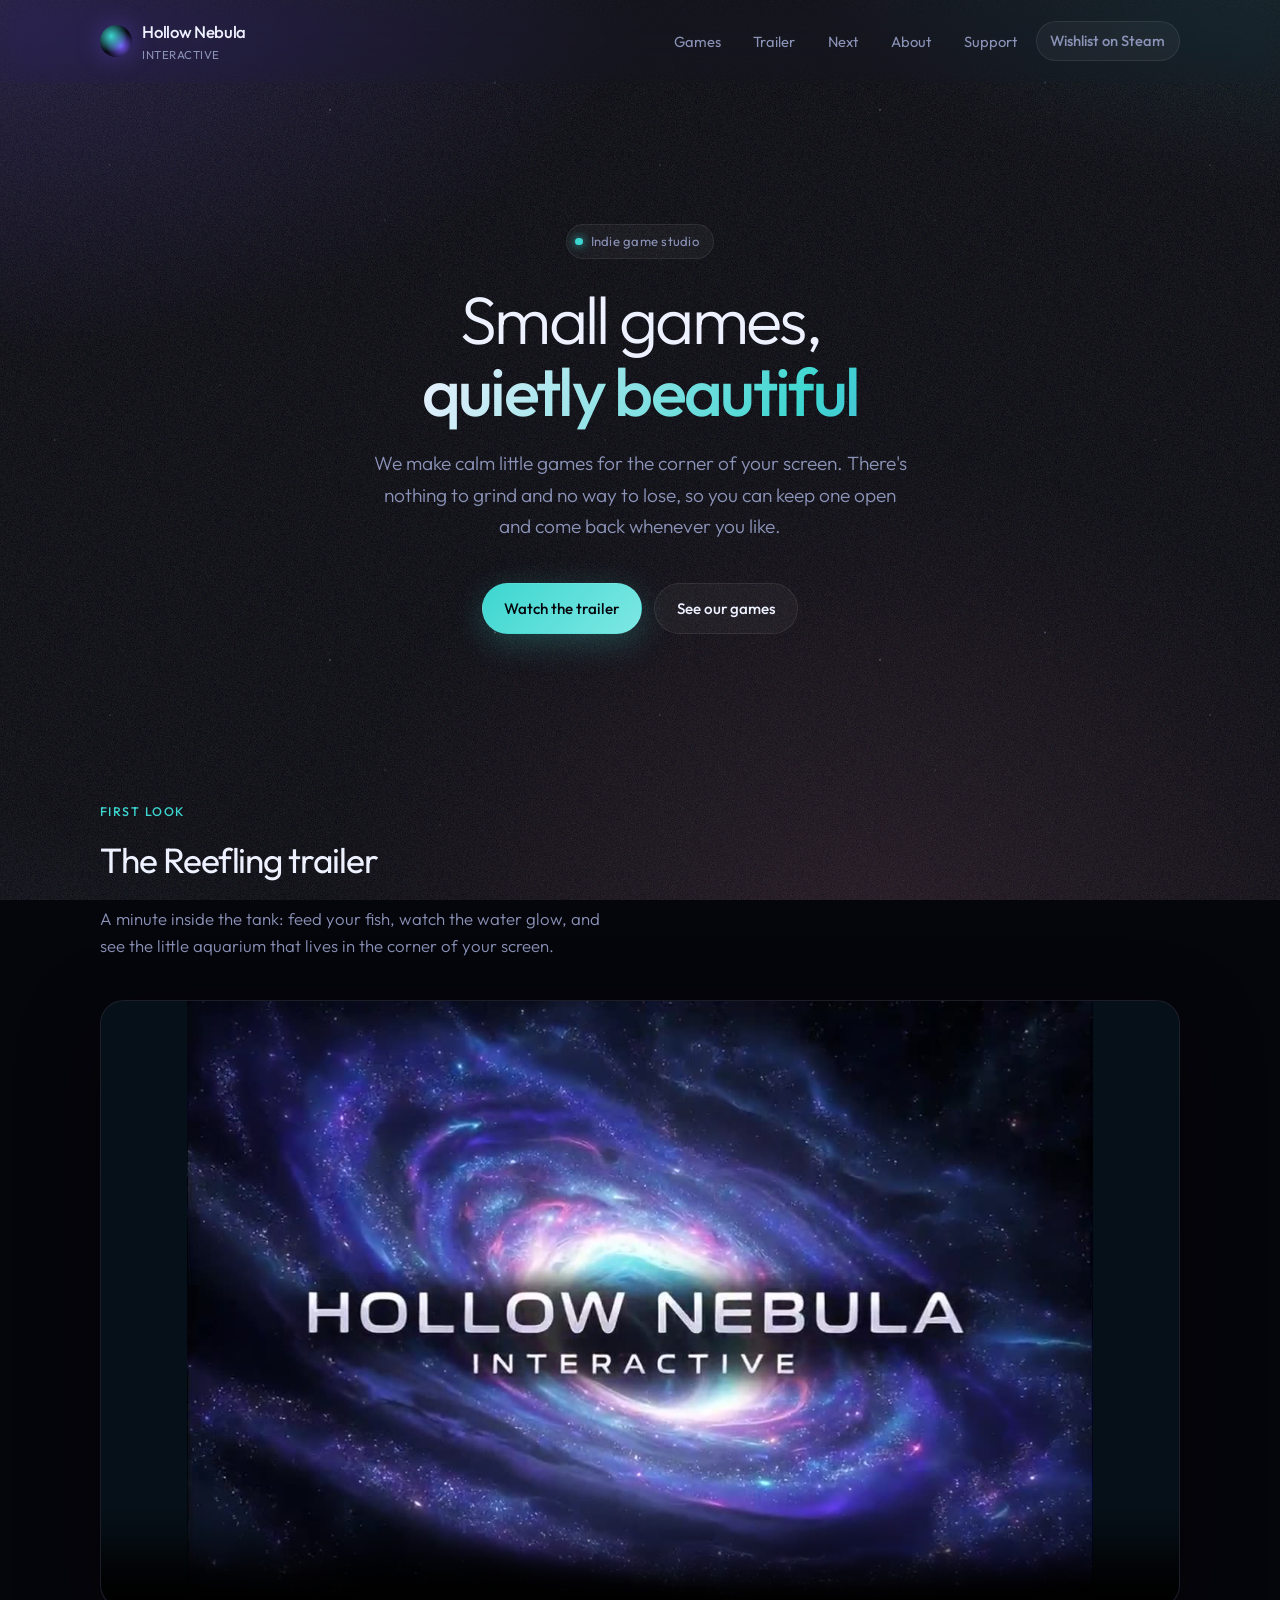
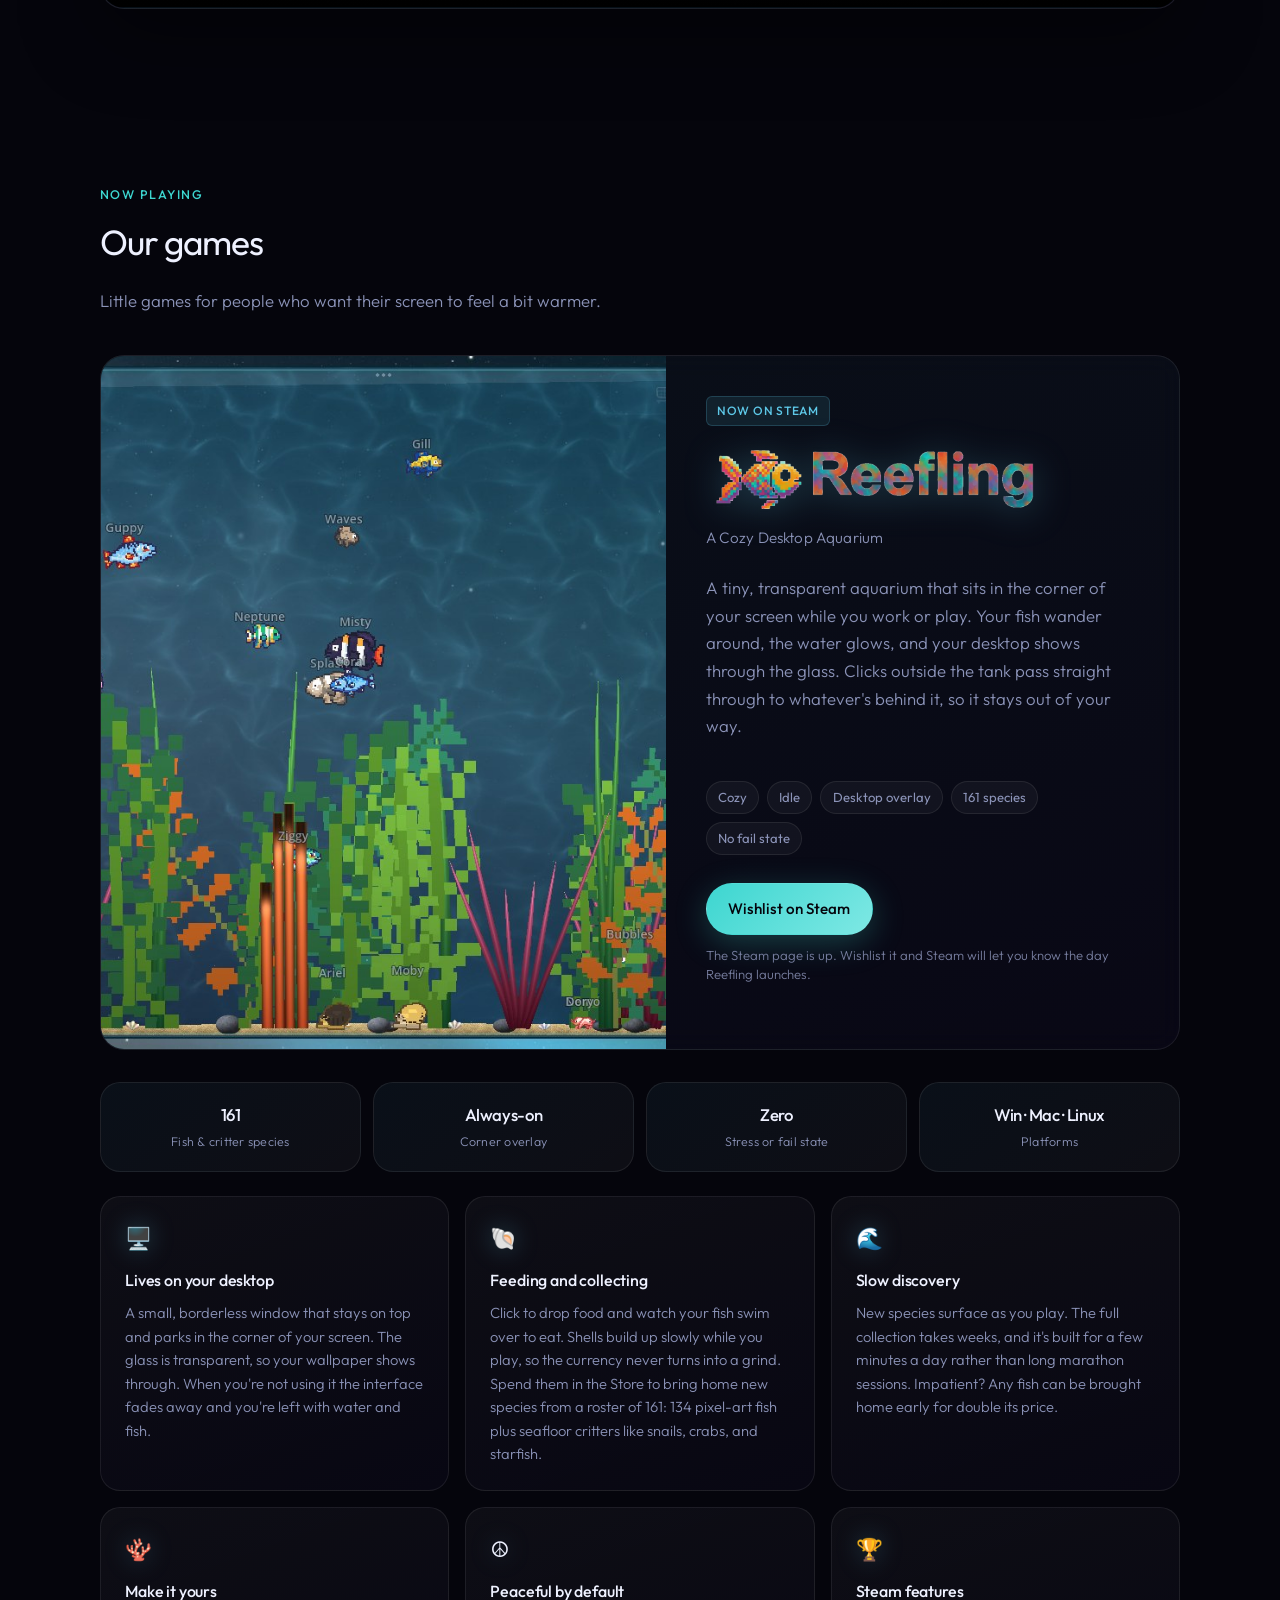
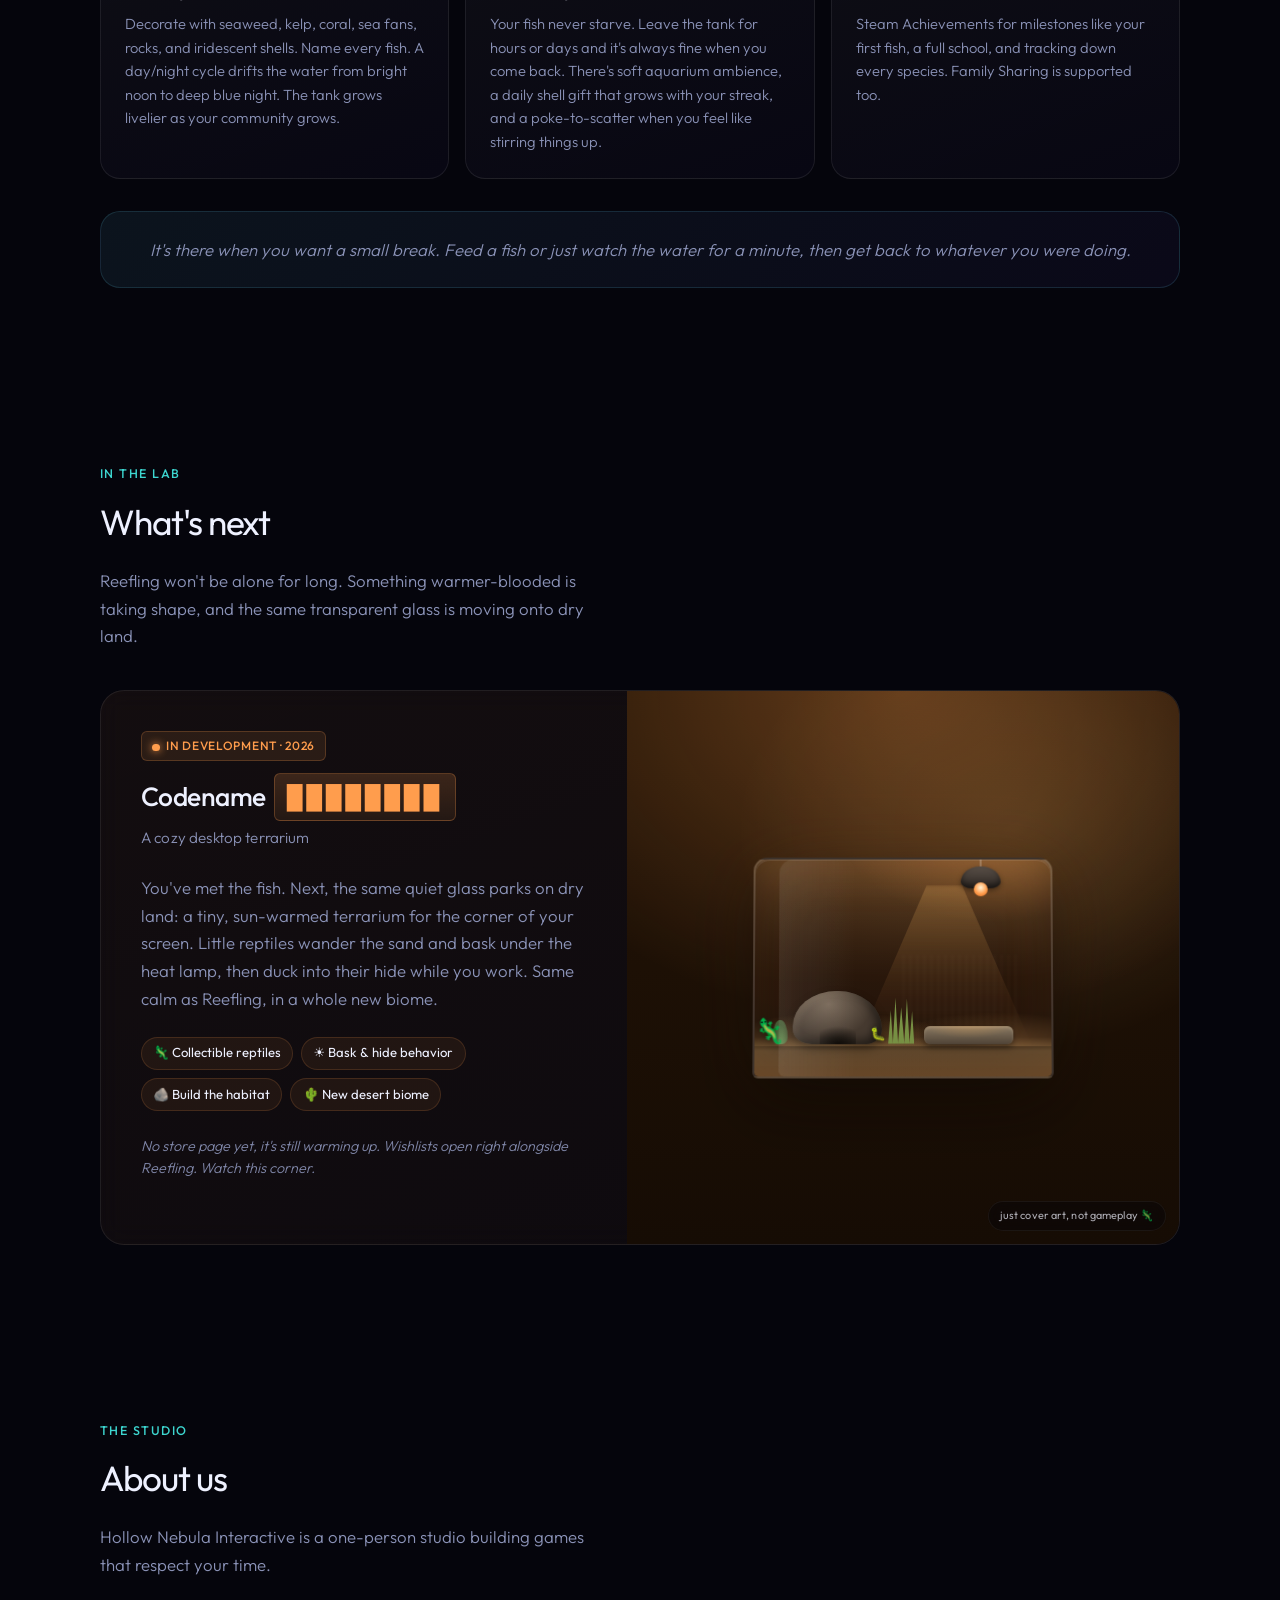
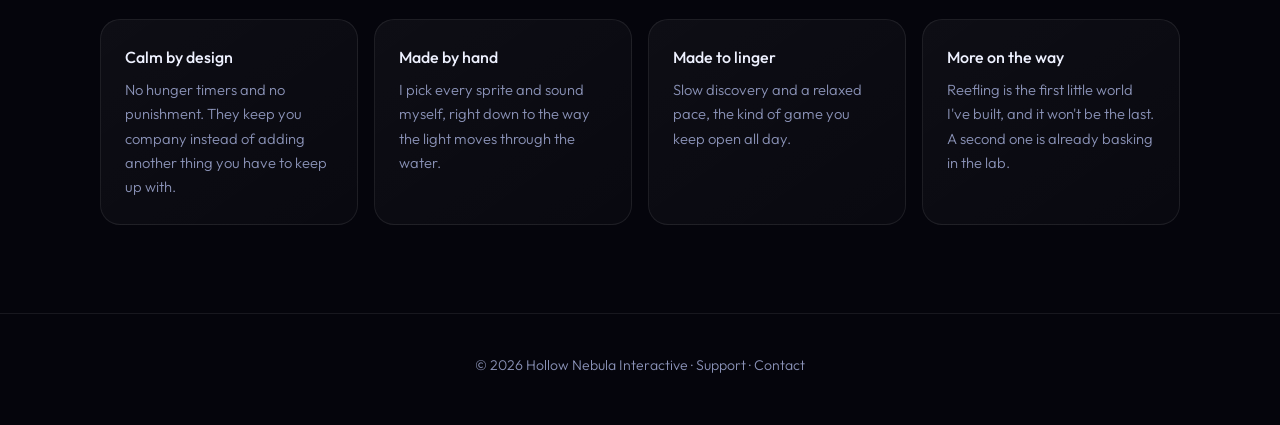
<file: index.html>
<!DOCTYPE html>
<html lang="en">
<head>
  <meta charset="utf-8">
  <meta name="viewport" content="width=device-width, initial-scale=1">
  <title>Hollow Nebula Interactive</title>
  <meta name="description" content="Hollow Nebula Interactive makes calm desktop games. First up is Reefling, a cozy aquarium that lives in the corner of your screen, with 161 fish and critters to collect. Wishlist now on Steam.">
  <meta name="theme-color" content="#05050c">

  <link rel="icon" type="image/png" href="assets/favicon.png">
  <link rel="apple-touch-icon" href="assets/favicon-180.png">

  <!-- Social sharing -->
  <meta property="og:type" content="website">
  <meta property="og:site_name" content="Hollow Nebula Interactive">
  <meta property="og:title" content="Hollow Nebula Interactive">
  <meta property="og:description" content="A one-person indie studio making calm games. Home of Reefling, a cozy desktop aquarium now on Steam. A second desktop world is already taking shape.">
  <meta property="og:url" content="https://hollownebulainteractive.com/">
  <meta property="og:image" content="https://hollownebulainteractive.com/assets/og-image.jpg">
  <meta name="twitter:card" content="summary_large_image">
  <meta name="twitter:title" content="Hollow Nebula Interactive">
  <meta name="twitter:description" content="A one-person indie studio making calm games. Home of Reefling, a cozy desktop aquarium now on Steam. A second desktop world is already taking shape.">
  <meta name="twitter:image" content="https://hollownebulainteractive.com/assets/og-image.jpg">

  <link rel="preconnect" href="https://fonts.googleapis.com">
  <link rel="preconnect" href="https://fonts.gstatic.com" crossorigin>
  <link href="https://fonts.googleapis.com/css2?family=Outfit:wght@300;400;500;600&display=swap" rel="stylesheet">
  <link rel="stylesheet" href="css/main.css">
</head>
<body>
  <div class="bg" aria-hidden="true">
    <div class="bg__mesh"></div>
    <div class="bg__stars"></div>
    <div class="bg__grain"></div>
  </div>

  <header class="nav">
    <div class="shell nav__inner">
      <a class="logo" href="index.html">
        <span class="logo__mark" aria-hidden="true"></span>
        <span class="logo__text">
          Hollow Nebula
          <span>Interactive</span>
        </span>
      </a>
      <ul class="nav__links">
        <li><a href="#games">Games</a></li>
        <li><a href="#trailer">Trailer</a></li>
        <li><a href="#next">Next</a></li>
        <li><a href="#about">About</a></li>
        <li><a href="support.html">Support</a></li>
        <li><a class="btn btn--ghost" href="https://store.steampowered.com/app/4889950/Reefling_A_Cozy_Desktop_Aquarium/" target="_blank" rel="noopener">Wishlist on Steam</a></li>
      </ul>
    </div>
  </header>

  <main>
    <section class="hero shell">
      <p class="eyebrow">
        <span class="eyebrow__dot" aria-hidden="true"></span>
        Indie game studio
      </p>
      <h1>Small games,<br><em>quietly beautiful</em></h1>
      <p class="hero__lead">
        We make calm little games for the corner of your screen. There's nothing to
        grind and no way to lose, so you can keep one open and come back whenever you like.
      </p>
      <div class="hero__actions">
        <a class="btn btn--primary" href="#trailer">Watch the trailer</a>
        <a class="btn btn--ghost" href="#games">See our games</a>
      </div>
    </section>

    <section class="section shell" id="trailer">
      <div class="reveal">
        <p class="section__label">First look</p>
        <h2>The Reefling trailer</h2>
        <p class="section__intro">
          A minute inside the tank: feed your fish, watch the water glow, and see the
          little aquarium that lives in the corner of your screen.
        </p>
      </div>

      <div class="trailer reveal">
        <video
          class="trailer__video"
          controls
          preload="none"
          playsinline
          poster="assets/og-image.jpg"
          width="1920" height="1080">
          <source src="assets/reefling-trailer.mp4" type="video/mp4">
          Your browser can't play this video.
          <a href="assets/reefling-trailer.mp4">Download the trailer</a> instead.
        </video>
      </div>
    </section>

    <section class="section shell" id="games">
      <div class="reveal">
        <p class="section__label">Now playing</p>
        <h2>Our games</h2>
        <p class="section__intro">
          Little games for people who want their screen to feel a bit warmer.
        </p>
      </div>

      <article class="game-card reveal">
        <div class="game-card__visual game-card__visual--shot">
          <img class="game-card__shot" src="assets/reefling-screenshot.jpg"
               width="1092" height="803"
               alt="A Reefling aquarium full of pixel-art fish drifting among kelp and seaweed"
               loading="lazy" decoding="async">
        </div>
        <div class="game-card__body">
          <span class="game-card__tag">Now on Steam</span>
          <h3 class="game-card__title">
            <img class="game-card__logo" src="assets/reefling-logo.png"
                 width="1000" height="246" alt="Reefling"
                 loading="lazy" decoding="async">
          </h3>
          <p class="game-card__subtitle">A Cozy Desktop Aquarium</p>
          <p>
            A tiny, transparent aquarium that sits in the corner of your screen while you
            work or play. Your fish wander around, the water glows, and your desktop shows
            through the glass. Clicks outside the tank pass straight through to whatever's
            behind it, so it stays out of your way.
          </p>
          <ul class="game-card__features">
            <li>Cozy</li>
            <li>Idle</li>
            <li>Desktop overlay</li>
            <li>161 species</li>
            <li>No fail state</li>
          </ul>
          <div class="game-card__cta">
            <a class="btn btn--primary" href="https://store.steampowered.com/app/4889950/Reefling_A_Cozy_Desktop_Aquarium/" target="_blank" rel="noopener">
              Wishlist on Steam
            </a>
            <p class="game-card__cta-note">The Steam page is up. Wishlist it and Steam will let you know the day Reefling launches.</p>
          </div>
        </div>
      </article>

      <div class="game-details reveal">
        <div class="game-stats">
          <div class="game-stat">
            <span class="game-stat__value">161</span>
            <span class="game-stat__label">Fish &amp; critter species</span>
          </div>
          <div class="game-stat">
            <span class="game-stat__value">Always-on</span>
            <span class="game-stat__label">Corner overlay</span>
          </div>
          <div class="game-stat">
            <span class="game-stat__value">Zero</span>
            <span class="game-stat__label">Stress or fail state</span>
          </div>
          <div class="game-stat">
            <span class="game-stat__value">Win · Mac · Linux</span>
            <span class="game-stat__label">Platforms</span>
          </div>
        </div>

        <div class="feature-grid">
          <div class="feature-card">
            <span class="feature-card__icon" aria-hidden="true">🖥️</span>
            <h4>Lives on your desktop</h4>
            <p>
              A small, borderless window that stays on top and parks in the corner of your
              screen. The glass is transparent, so your wallpaper shows through. When you're
              not using it the interface fades away and you're left with water and fish.
            </p>
          </div>
          <div class="feature-card">
            <span class="feature-card__icon" aria-hidden="true">🐚</span>
            <h4>Feeding and collecting</h4>
            <p>
              Click to drop food and watch your fish swim over to eat. Shells build up
              slowly while you play, so the currency never turns into a grind. Spend them
              in the Store to bring home new species from a roster of 161: 134 pixel-art
              fish plus seafloor critters like snails, crabs, and starfish.
            </p>
          </div>
          <div class="feature-card">
            <span class="feature-card__icon" aria-hidden="true">🌊</span>
            <h4>Slow discovery</h4>
            <p>
              New species surface as you play. The full collection takes weeks, and it's
              built for a few minutes a day rather than long marathon sessions. Impatient?
              Any fish can be brought home early for double its price.
            </p>
          </div>
          <div class="feature-card">
            <span class="feature-card__icon" aria-hidden="true">🪸</span>
            <h4>Make it yours</h4>
            <p>
              Decorate with seaweed, kelp, coral, sea fans, rocks, and iridescent shells.
              Name every fish. A day/night cycle drifts the water from bright noon to deep
              blue night. The tank grows livelier as your community grows.
            </p>
          </div>
          <div class="feature-card">
            <span class="feature-card__icon" aria-hidden="true">☮️</span>
            <h4>Peaceful by default</h4>
            <p>
              Your fish never starve. Leave the tank for hours or days and it's always fine
              when you come back. There's soft aquarium ambience, a daily shell gift that
              grows with your streak, and a poke-to-scatter when you feel like stirring
              things up.
            </p>
          </div>
          <div class="feature-card">
            <span class="feature-card__icon" aria-hidden="true">🏆</span>
            <h4>Steam features</h4>
            <p>
              Steam Achievements for milestones like your first fish, a full school, and
              tracking down every species. Family Sharing is supported too.
            </p>
          </div>
        </div>

        <p class="game-details__closing">
          It's there when you want a small break. Feed a fish or just watch the water for
          a minute, then get back to whatever you were doing.
        </p>
      </div>
    </section>

    <section class="section shell" id="next">
      <div class="reveal">
        <p class="section__label">In the lab</p>
        <h2>What's next</h2>
        <p class="section__intro">
          Reefling won't be alone for long. Something warmer-blooded is taking shape, and
          the same transparent glass is moving onto dry land.
        </p>
      </div>

      <article class="teaser reveal">
        <div class="teaser__visual" aria-hidden="true">
          <div class="terrarium" id="next-tank">
            <div class="terrarium__backlight"></div>
            <div class="terrarium__lamp">
              <span class="lamp__cord"></span>
              <span class="lamp__hood"></span>
              <span class="lamp__bulb"></span>
            </div>
            <div class="terrarium__beam"></div>
            <div class="motes"></div>
            <div class="terrarium__shimmer"></div>
            <div class="dunes"></div>
            <div class="terrarium__sand"></div>
            <div class="plant plant--1"></div>
            <div class="plant plant--2"></div>
            <div class="rock rock--hide"></div>
            <div class="slate"></div>
            <div class="terra-critters">
              <span class="lizard" data-lizard>🦎</span>
              <span class="mealworm">🐛</span>
            </div>
            <div class="terrarium__glass"></div>
            <div class="terrarium__shine"></div>
          </div>
          <span class="art-note">just cover art, not gameplay 🦎</span>
        </div>
        <div class="teaser__body">
          <span class="teaser__tag teaser__tag--soon">In development · 2026</span>
          <h3 class="teaser__title">
            Codename
            <span class="redacted" data-decode="WARMING UP" tabindex="0" role="text"
                  aria-label="Codename, still under wraps">████████</span>
          </h3>
          <p class="teaser__subtitle">A cozy desktop terrarium</p>
          <p>
            You've met the fish. Next, the same quiet glass parks on dry land: a tiny,
            sun-warmed terrarium for the corner of your screen. Little reptiles wander the
            sand and bask under the heat lamp, then duck into their hide while you work.
            Same calm as Reefling, in a whole new biome.
          </p>
          <ul class="teaser__hints">
            <li>🦎 Collectible reptiles</li>
            <li>☀️ Bask &amp; hide behavior</li>
            <li>🪨 Build the habitat</li>
            <li>🌵 New desert biome</li>
          </ul>
          <p class="teaser__whisper">
            No store page yet, it's still warming up. Wishlists open right alongside
            Reefling. Watch this corner.
          </p>
        </div>
      </article>
    </section>

    <section class="section shell" id="about">
      <div class="reveal">
        <p class="section__label">The studio</p>
        <h2>About us</h2>
        <p class="section__intro">
          Hollow Nebula Interactive is a one-person studio building games that respect your time.
        </p>
      </div>
      <div class="about-grid reveal">
        <div class="about-card">
          <h3>Calm by design</h3>
          <p>No hunger timers and no punishment. They keep you company instead of adding another thing you have to keep up with.</p>
        </div>
        <div class="about-card">
          <h3>Made by hand</h3>
          <p>I pick every sprite and sound myself, right down to the way the light moves through the water.</p>
        </div>
        <div class="about-card">
          <h3>Made to linger</h3>
          <p>Slow discovery and a relaxed pace, the kind of game you keep open all day.</p>
        </div>
        <div class="about-card">
          <h3>More on the way</h3>
          <p>Reefling is the first little world I've built, and it won't be the last. A second one is already basking in the lab.</p>
        </div>
      </div>
    </section>
  </main>

  <footer class="footer">
    <div class="shell">
      <p>
        © 2026 Hollow Nebula Interactive ·
        <a href="support.html">Support</a> ·
        <a href="mailto:support@hollownebulainteractive.com">Contact</a>
      </p>
    </div>
  </footer>

  <script src="js/main.js"></script>
</body>
</html>
</file>
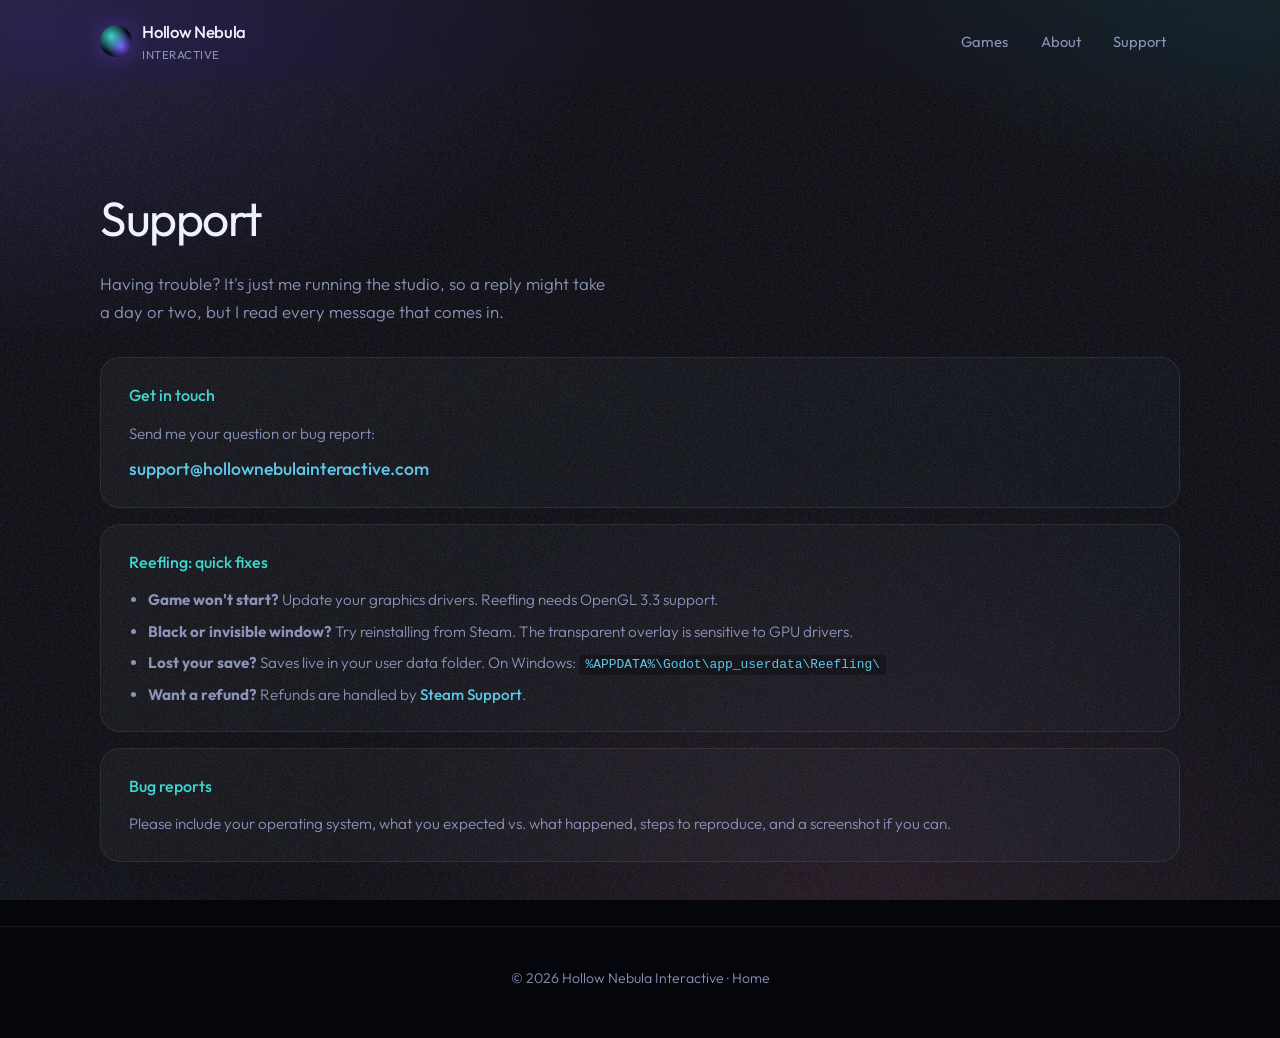
<file: support.html>
<!DOCTYPE html>
<html lang="en">
<head>
  <meta charset="utf-8">
  <meta name="viewport" content="width=device-width, initial-scale=1">
  <title>Support | Hollow Nebula Interactive</title>
  <meta name="description" content="Get help with Reefling and other Hollow Nebula Interactive games.">
  <meta name="theme-color" content="#05050c">
  <link rel="icon" type="image/png" href="assets/favicon.png">
  <link rel="apple-touch-icon" href="assets/favicon-180.png">
  <link rel="preconnect" href="https://fonts.googleapis.com">
  <link rel="preconnect" href="https://fonts.gstatic.com" crossorigin>
  <link href="https://fonts.googleapis.com/css2?family=Outfit:wght@300;400;500;600&display=swap" rel="stylesheet">
  <link rel="stylesheet" href="css/main.css">
</head>
<body>
  <div class="bg" aria-hidden="true">
    <div class="bg__mesh"></div>
    <div class="bg__grain"></div>
  </div>

  <header class="nav">
    <div class="shell nav__inner">
      <a class="logo" href="index.html">
        <span class="logo__mark" aria-hidden="true"></span>
        <span class="logo__text">
          Hollow Nebula
          <span>Interactive</span>
        </span>
      </a>
      <ul class="nav__links">
        <li><a href="index.html#games">Games</a></li>
        <li><a href="index.html#about">About</a></li>
        <li><a href="support.html">Support</a></li>
      </ul>
    </div>
  </header>

  <main class="shell">
    <header class="page-header reveal">
      <h1>Support</h1>
      <p>Having trouble? It's just me running the studio, so a reply might take a day or two, but I read every message that comes in.</p>
    </header>

    <div class="support-grid">
      <section class="support-card reveal">
        <h2>Get in touch</h2>
        <p>Send me your question or bug report:</p>
        <a class="support-email" href="mailto:support@hollownebulainteractive.com">support@hollownebulainteractive.com</a>
      </section>

      <section class="support-card reveal">
        <h2>Reefling: quick fixes</h2>
        <ul>
          <li><strong>Game won't start?</strong> Update your graphics drivers. Reefling needs OpenGL 3.3 support.</li>
          <li><strong>Black or invisible window?</strong> Try reinstalling from Steam. The transparent overlay is sensitive to GPU drivers.</li>
          <li><strong>Lost your save?</strong> Saves live in your user data folder. On Windows: <code>%APPDATA%\Godot\app_userdata\Reefling\</code></li>
          <li><strong>Want a refund?</strong> Refunds are handled by <a href="https://help.steampowered.com/" target="_blank" rel="noopener">Steam Support</a>.</li>
        </ul>
      </section>

      <section class="support-card reveal">
        <h2>Bug reports</h2>
        <p>Please include your operating system, what you expected vs. what happened, steps to reproduce, and a screenshot if you can.</p>
      </section>
    </div>
  </main>

  <footer class="footer">
    <div class="shell">
      <p>
        © 2026 Hollow Nebula Interactive ·
        <a href="index.html">Home</a>
      </p>
    </div>
  </footer>

  <script src="js/main.js"></script>
</body>
</html>
</file>
<file: css/main.css>
/* Hollow Nebula Interactive — minimal studio site */

:root {
  color-scheme: dark;
  --void: #05050c;
  --void-2: #0a0a16;
  --text: #eef1ff;
  --muted: #8b93b8;
  --line: rgba(255, 255, 255, 0.08);
  --glass: rgba(255, 255, 255, 0.04);
  --glass-hover: rgba(255, 255, 255, 0.07);
  --purple: #7c5cff;
  --cyan: #3dd6d0;
  --pink: #e879a8;
  --reef: #5ec8e8;
  --amber: #ff9d4d;
  --terra: #e8915e;
  --radius: 20px;
  --font: "Outfit", system-ui, -apple-system, sans-serif;
  --ease: cubic-bezier(0.22, 1, 0.36, 1);
}

*,
*::before,
*::after {
  box-sizing: border-box;
}

html {
  scroll-behavior: smooth;
}

body {
  margin: 0;
  min-height: 100vh;
  font-family: var(--font);
  font-size: 1.05rem;
  line-height: 1.65;
  color: var(--text);
  background: var(--void);
  -webkit-font-smoothing: antialiased;
}

/* ── Ambient background ── */
.bg {
  position: fixed;
  inset: 0;
  z-index: -2;
  overflow: hidden;
  background: var(--void);
}

.bg__mesh {
  position: absolute;
  inset: -40%;
  background:
    radial-gradient(ellipse 50% 40% at 20% 20%, rgba(124, 92, 255, 0.22), transparent 60%),
    radial-gradient(ellipse 45% 35% at 80% 15%, rgba(61, 214, 208, 0.14), transparent 55%),
    radial-gradient(ellipse 40% 50% at 60% 80%, rgba(232, 121, 168, 0.1), transparent 60%),
    radial-gradient(ellipse 60% 40% at 10% 90%, rgba(94, 200, 232, 0.08), transparent 50%);
  animation: drift 28s var(--ease) infinite alternate;
}

.bg__grain {
  position: absolute;
  inset: 0;
  opacity: 0.35;
  background-image: url("data:image/svg+xml,%3Csvg viewBox='0 0 256 256' xmlns='http://www.w3.org/2000/svg'%3E%3Cfilter id='n'%3E%3CfeTurbulence type='fractalNoise' baseFrequency='0.85' numOctaves='4' stitchTiles='stitch'/%3E%3C/filter%3E%3Crect width='100%25' height='100%25' filter='url(%23n)' opacity='0.5'/%3E%3C/svg%3E");
  background-size: 180px;
  pointer-events: none;
}

.bg__stars {
  position: absolute;
  inset: 0;
  background-image:
    radial-gradient(1px 1px at 20% 30%, rgba(255, 255, 255, 0.45), transparent),
    radial-gradient(1px 1px at 40% 70%, rgba(255, 255, 255, 0.35), transparent),
    radial-gradient(1.5px 1.5px at 60% 20%, rgba(255, 255, 255, 0.5), transparent),
    radial-gradient(1px 1px at 80% 50%, rgba(255, 255, 255, 0.3), transparent),
    radial-gradient(1px 1px at 10% 80%, rgba(255, 255, 255, 0.4), transparent),
    radial-gradient(1.5px 1.5px at 90% 15%, rgba(200, 230, 255, 0.55), transparent),
    radial-gradient(1px 1px at 50% 90%, rgba(255, 255, 255, 0.25), transparent),
    radial-gradient(1px 1px at 70% 40%, rgba(255, 255, 255, 0.35), transparent);
  background-size: 550px 550px;
  animation: twinkle 8s ease-in-out infinite alternate;
  opacity: 0.7;
}

@keyframes twinkle {
  from { opacity: 0.45; transform: scale(1); }
  to   { opacity: 0.85; transform: scale(1.02); }
}

@keyframes drift {
  from { transform: translate(0, 0) scale(1); }
  to   { transform: translate(2%, -1.5%) scale(1.04); }
}

/* ── Layout ── */
.shell {
  width: min(1080px, calc(100% - 2.5rem));
  margin: 0 auto;
}

/* ── Nav ── */
.nav {
  position: sticky;
  top: 0;
  z-index: 10;
  padding: 1.1rem 0;
  backdrop-filter: blur(18px) saturate(1.4);
  -webkit-backdrop-filter: blur(18px) saturate(1.4);
  border-bottom: 1px solid transparent;
  transition: border-color 0.4s var(--ease), background 0.4s var(--ease);
}

.nav.is-scrolled {
  background: rgba(5, 5, 12, 0.72);
  border-bottom-color: var(--line);
}

.nav__inner {
  display: flex;
  align-items: center;
  justify-content: space-between;
  gap: 1rem;
}

.logo {
  display: flex;
  align-items: center;
  gap: 0.65rem;
  text-decoration: none;
  color: var(--text);
  font-weight: 500;
  letter-spacing: -0.02em;
}

.logo__mark {
  width: 2rem;
  height: 2rem;
  border-radius: 50%;
  background:
    radial-gradient(circle at 35% 35%, var(--cyan), transparent 55%),
    radial-gradient(circle at 65% 65%, var(--purple), transparent 50%),
    var(--void-2);
  box-shadow: 0 0 24px rgba(124, 92, 255, 0.35);
  animation: logo-glow 4s ease-in-out infinite alternate;
}

@keyframes logo-glow {
  from { box-shadow: 0 0 20px rgba(124, 92, 255, 0.3), 0 0 40px rgba(61, 214, 208, 0.1); }
  to   { box-shadow: 0 0 28px rgba(124, 92, 255, 0.5), 0 0 50px rgba(61, 214, 208, 0.2); }
}

.logo__text span {
  display: block;
  font-size: 0.72rem;
  color: var(--muted);
  font-weight: 400;
  letter-spacing: 0.04em;
  text-transform: uppercase;
}

.nav__links {
  display: flex;
  align-items: center;
  gap: 0.35rem;
  list-style: none;
  margin: 0;
  padding: 0;
}

.nav__links a {
  color: var(--muted);
  text-decoration: none;
  font-size: 0.92rem;
  padding: 0.45rem 0.85rem;
  border-radius: 999px;
  transition: color 0.25s, background 0.25s;
}

.nav__links a:hover {
  color: var(--text);
  background: var(--glass-hover);
}

/* ── Hero ── */
.hero {
  padding: clamp(4rem, 12vw, 8rem) 0 clamp(3rem, 8vw, 5rem);
  text-align: center;
}

.eyebrow {
  display: inline-flex;
  align-items: center;
  gap: 0.5rem;
  margin-bottom: 1.5rem;
  padding: 0.35rem 0.9rem 0.35rem 0.55rem;
  border: 1px solid var(--line);
  border-radius: 999px;
  background: var(--glass);
  font-size: 0.82rem;
  color: var(--muted);
  letter-spacing: 0.02em;
}

.eyebrow__dot {
  width: 0.45rem;
  height: 0.45rem;
  border-radius: 50%;
  background: var(--cyan);
  box-shadow: 0 0 10px var(--cyan);
  animation: pulse 2.4s ease-in-out infinite;
}

@keyframes pulse {
  0%, 100% { opacity: 1; transform: scale(1); }
  50%      { opacity: 0.55; transform: scale(0.85); }
}

.hero h1 {
  margin: 0 0 1.25rem;
  font-size: clamp(2.4rem, 6vw, 4.2rem);
  font-weight: 300;
  line-height: 1.08;
  letter-spacing: -0.04em;
}

.hero h1 em {
  font-style: normal;
  font-weight: 500;
  background: linear-gradient(120deg, var(--text) 0%, var(--cyan) 45%, var(--purple) 100%);
  background-size: 200% auto;
  -webkit-background-clip: text;
  background-clip: text;
  color: transparent;
  animation: shimmer 6s ease-in-out infinite alternate;
}

@keyframes shimmer {
  from { background-position: 0% center; }
  to   { background-position: 100% center; }
}

.hero__lead {
  max-width: 34rem;
  margin: 0 auto 2.5rem;
  color: var(--muted);
  font-size: clamp(1.05rem, 2.2vw, 1.2rem);
  font-weight: 300;
}

.hero__actions {
  display: flex;
  flex-wrap: wrap;
  justify-content: center;
  gap: 0.75rem;
}

/* ── Buttons ── */
.btn {
  display: inline-flex;
  align-items: center;
  gap: 0.5rem;
  padding: 0.75rem 1.35rem;
  border-radius: 999px;
  font-family: inherit;
  font-size: 0.95rem;
  font-weight: 500;
  text-decoration: none;
  border: 1px solid transparent;
  cursor: pointer;
  transition: transform 0.25s var(--ease), box-shadow 0.25s, background 0.25s, border-color 0.25s;
}

.btn:hover {
  transform: translateY(-2px);
}

.btn--primary {
  color: var(--void);
  background: linear-gradient(135deg, var(--cyan), #7ee8e4);
  box-shadow: 0 8px 32px rgba(61, 214, 208, 0.25);
  position: relative;
  overflow: hidden;
}

.btn--primary::after {
  content: "";
  position: absolute;
  inset: 0;
  background: linear-gradient(105deg, transparent 40%, rgba(255, 255, 255, 0.35) 50%, transparent 60%);
  transform: translateX(-120%);
  transition: transform 0.6s var(--ease);
}

.btn--primary:hover::after {
  transform: translateX(120%);
}

.btn--primary:hover {
  box-shadow: 0 12px 40px rgba(61, 214, 208, 0.35);
}

.btn--ghost {
  color: var(--text);
  background: var(--glass);
  border-color: var(--line);
}

.btn--ghost:hover {
  background: var(--glass-hover);
  border-color: rgba(255, 255, 255, 0.14);
}

/* Disabled "coming soon" state — looks like a button, but inert */
.btn--soon,
.btn--soon:hover {
  color: var(--muted);
  background: var(--glass);
  border-color: var(--line);
  box-shadow: none;
  transform: none;
  cursor: default;
  -webkit-user-select: none;
  user-select: none;
}

.btn--soon::after {
  display: none;
}

.btn--soon::before {
  content: "";
  width: 0.45rem;
  height: 0.45rem;
  border-radius: 50%;
  background: var(--reef);
  box-shadow: 0 0 8px var(--reef);
  animation: pulse 2.4s ease-in-out infinite;
}

/* ── Sections ── */
.section {
  padding: clamp(3rem, 8vw, 5.5rem) 0;
}

.section__label {
  margin: 0 0 0.5rem;
  font-size: 0.78rem;
  font-weight: 500;
  letter-spacing: 0.12em;
  text-transform: uppercase;
  color: var(--cyan);
}

.section h2 {
  margin: 0 0 1rem;
  font-size: clamp(1.6rem, 3.5vw, 2.2rem);
  font-weight: 400;
  letter-spacing: -0.03em;
}

.section__intro {
  max-width: 32rem;
  margin: 0 0 2.5rem;
  color: var(--muted);
  font-weight: 300;
}

/* ── "Cover art" disclaimer pill ── */
.art-note {
  position: absolute;
  bottom: 0.8rem;
  right: 0.8rem;
  z-index: 4;
  padding: 0.3rem 0.7rem;
  font-size: 0.68rem;
  font-weight: 400;
  letter-spacing: 0.01em;
  color: var(--text);
  white-space: nowrap;
  background: rgba(5, 5, 12, 0.55);
  border: 1px solid var(--line);
  border-radius: 999px;
  backdrop-filter: blur(8px);
  opacity: 0.7;
  transition: opacity 0.3s var(--ease);
}

.game-card:hover .art-note,
.teaser:hover .art-note {
  opacity: 1;
}

/* On stacked (mobile) layout the art is centered in a wide panel, so the
   corner pill ends up floating in empty space. Center it under the art. */
@media (max-width: 767px) {
  .art-note {
    left: 50%;
    right: auto;
    bottom: 0.7rem;
    transform: translateX(-50%);
    font-size: 0.62rem;
    opacity: 0.78;
  }
}

/* ── Trailer ── */
.trailer {
  position: relative;
  border: 1px solid var(--line);
  border-radius: calc(var(--radius) + 4px);
  overflow: hidden;
  background: linear-gradient(160deg, rgba(94, 200, 232, 0.06), rgba(124, 92, 255, 0.04));
  box-shadow: 0 24px 80px rgba(0, 0, 0, 0.45);
  transition: border-color 0.4s, box-shadow 0.4s;
}

.trailer:hover {
  border-color: rgba(94, 200, 232, 0.22);
  box-shadow: 0 24px 80px rgba(0, 0, 0, 0.5), 0 0 60px rgba(94, 200, 232, 0.06);
}

.trailer__video {
  display: block;
  width: 100%;
  height: auto;
  aspect-ratio: 16 / 9;
  background: #061018;
  border-radius: inherit;
}

/* ── Game card ── */
.game-card {
  display: grid;
  grid-template-columns: 1fr;
  gap: 0;
  border: 1px solid var(--line);
  border-radius: calc(var(--radius) + 4px);
  overflow: hidden;
  background: linear-gradient(160deg, rgba(94, 200, 232, 0.06), rgba(124, 92, 255, 0.04));
  backdrop-filter: blur(12px);
  transition: border-color 0.4s, box-shadow 0.4s;
}

.game-card:hover {
  border-color: rgba(94, 200, 232, 0.22);
  box-shadow: 0 24px 80px rgba(0, 0, 0, 0.45), 0 0 60px rgba(94, 200, 232, 0.06);
}

@media (min-width: 768px) {
  .game-card {
    grid-template-columns: 1.1fr 1fr;
  }
}

.game-card__visual {
  position: relative;
  min-height: 320px;
  background:
    radial-gradient(ellipse 80% 60% at 50% 100%, rgba(94, 200, 232, 0.3), transparent),
    radial-gradient(ellipse 50% 40% at 30% 30%, rgba(61, 214, 208, 0.15), transparent),
    linear-gradient(180deg, #0c1a24 0%, #061018 100%);
  display: flex;
  align-items: center;
  justify-content: center;
  padding: 2rem;
  overflow: hidden;
}

/* Screenshot fills the panel edge to edge */
.game-card__visual--shot {
  padding: 0;
}

.game-card__shot {
  position: absolute;
  inset: 0;
  width: 100%;
  height: 100%;
  object-fit: cover;
  object-position: center;
  display: block;
  image-rendering: auto;
  transition: transform 0.5s var(--ease);
}

.game-card:hover .game-card__shot {
  transform: scale(1.03);
}

/* ── Aquarium scene ── */
.aquarium {
  width: min(300px, 88%);
  aspect-ratio: 380 / 280;
  border-radius: 14px 14px 6px 6px;
  border: 2px solid rgba(255, 255, 255, 0.14);
  background: linear-gradient(180deg, rgba(94, 200, 232, 0.2) 0%, rgba(4, 14, 22, 0.95) 55%, rgba(8, 20, 28, 1) 100%);
  box-shadow:
    inset 0 0 60px rgba(94, 200, 232, 0.12),
    inset 0 -20px 40px rgba(0, 0, 0, 0.4),
    0 24px 70px rgba(0, 0, 0, 0.55),
    0 0 80px rgba(94, 200, 232, 0.08);
  position: relative;
  overflow: hidden;
  transform: perspective(800px) rotateX(2deg);
  transition: transform 0.5s var(--ease);
}

.game-card:hover .aquarium {
  transform: perspective(800px) rotateX(0deg) scale(1.02);
}

.aquarium__glow {
  position: absolute;
  inset: -20%;
  background: radial-gradient(ellipse 60% 50% at 50% 0%, rgba(94, 200, 232, 0.25), transparent 70%);
  pointer-events: none;
}

.aquarium__rays {
  position: absolute;
  inset: 0;
  background: linear-gradient(
    165deg,
    rgba(255, 255, 255, 0.07) 0%,
    transparent 35%,
    transparent 100%
  );
  pointer-events: none;
}

.aquarium__caustics {
  position: absolute;
  inset: 0;
  opacity: 0.55;
  background:
    repeating-linear-gradient(
      0deg,
      transparent,
      transparent 14px,
      rgba(94, 200, 232, 0.04) 14px,
      rgba(94, 200, 232, 0.04) 15px
    ),
    repeating-linear-gradient(
      90deg,
      transparent,
      transparent 22px,
      rgba(61, 214, 208, 0.03) 22px,
      rgba(61, 214, 208, 0.03) 23px
    );
  animation: caustics-drift 10s linear infinite;
  mix-blend-mode: screen;
  pointer-events: none;
}

@keyframes caustics-drift {
  from { transform: translate(0, 0); }
  to   { transform: translate(8px, 15px); }
}

.aquarium__sand {
  position: absolute;
  left: 0;
  right: 0;
  bottom: 0;
  height: 18%;
  background: linear-gradient(180deg, transparent, rgba(194, 168, 120, 0.15) 40%, rgba(120, 95, 70, 0.35) 100%);
  border-radius: 0 0 4px 4px;
  pointer-events: none;
}

.aquarium__sand::after {
  content: "";
  position: absolute;
  inset: 0;
  background: radial-gradient(ellipse 80% 40% at 30% 0%, rgba(255, 220, 160, 0.08), transparent);
}

.seaweed {
  position: absolute;
  bottom: 14%;
  width: 8px;
  border-radius: 4px 4px 0 0;
  background: linear-gradient(180deg, rgba(60, 180, 120, 0.5), rgba(30, 100, 70, 0.3));
  transform-origin: bottom center;
  filter: blur(0.3px);
  pointer-events: none;
}

.seaweed--1 {
  left: 12%;
  height: 28%;
  animation: sway 4.5s ease-in-out infinite;
}

.seaweed--2 {
  left: 22%;
  height: 20%;
  width: 6px;
  animation: sway 3.8s ease-in-out infinite reverse;
  animation-delay: -1s;
}

.seaweed--3 {
  right: 15%;
  height: 24%;
  width: 7px;
  background: linear-gradient(180deg, rgba(80, 200, 140, 0.45), rgba(40, 120, 80, 0.25));
  animation: sway 5.2s ease-in-out infinite;
  animation-delay: -2s;
}

@keyframes sway {
  0%, 100% { transform: rotate(-4deg); }
  50%      { transform: rotate(6deg); }
}

.bubbles {
  position: absolute;
  inset: 0;
  overflow: hidden;
  pointer-events: none;
}

.bubble {
  position: absolute;
  bottom: -10px;
  border-radius: 50%;
  background: radial-gradient(circle at 30% 30%, rgba(255, 255, 255, 0.5), rgba(94, 200, 232, 0.15));
  border: 1px solid rgba(255, 255, 255, 0.2);
  animation: rise linear infinite;
  opacity: 0;
}

@keyframes rise {
  0%   { transform: translateY(0) translateX(0); opacity: 0; }
  10%  { opacity: 0.7; }
  90%  { opacity: 0.4; }
  100% { transform: translateY(-280px) translateX(var(--drift, 8px)); opacity: 0; }
}

.fish-school {
  position: absolute;
  inset: 0;
}

.fish {
  position: absolute;
  font-size: 1.35rem;
  line-height: 1;
  filter: drop-shadow(0 2px 6px rgba(0, 0, 0, 0.4));
  will-change: transform;
}

.fish--1 {
  top: 22%;
  animation: swim-right 18s ease-in-out infinite;
  font-size: 1.5rem;
}

.fish--2 {
  top: 42%;
  animation: swim-left 14s ease-in-out infinite;
  animation-delay: -3s;
  font-size: 1.15rem;
}

.fish--3 {
  top: 58%;
  animation: swim-right 20s ease-in-out infinite;
  animation-delay: -7s;
  font-size: 1.25rem;
}

.fish--4 {
  top: 35%;
  animation: swim-left 16s ease-in-out infinite;
  animation-delay: -5s;
  font-size: 1rem;
  opacity: 0.85;
}

.fish--5 {
  top: 68%;
  animation: swim-right 15s ease-in-out infinite;
  animation-delay: -2s;
  font-size: 0.95rem;
  opacity: 0.75;
}

/* Emoji fish face LEFT by default, so flip (scaleX -1) to face RIGHT
   when travelling rightward, and leave unflipped when travelling left. */
@keyframes swim-right {
  0%   { left: -12%; transform: scaleX(-1) translateY(0); }
  25%  { transform: scaleX(-1) translateY(-5px); }
  50%  { left: 88%; transform: scaleX(-1) translateY(3px); }
  50.1% { left: 88%; transform: scaleX(1) translateY(3px); }
  75%  { transform: scaleX(1) translateY(-4px); }
  100% { left: -12%; transform: scaleX(1) translateY(0); }
}

@keyframes swim-left {
  0%   { left: 92%; transform: scaleX(1) translateY(0); }
  25%  { transform: scaleX(1) translateY(4px); }
  50%  { left: -8%; transform: scaleX(1) translateY(-3px); }
  50.1% { left: -8%; transform: scaleX(-1) translateY(-3px); }
  75%  { transform: scaleX(-1) translateY(5px); }
  100% { left: 92%; transform: scaleX(-1) translateY(0); }
}

/* ── Seafloor critters ── */
.critters {
  position: absolute;
  inset: 0;
  pointer-events: none;
}

.critter {
  position: absolute;
  bottom: 13%;
  font-size: 0.95rem;
  line-height: 1;
  filter: drop-shadow(0 2px 4px rgba(0, 0, 0, 0.45));
  will-change: transform, left;
}

.critter--crab {
  animation: scuttle 18s ease-in-out infinite;
}

.critter--snail {
  bottom: 12.5%;
  font-size: 0.82rem;
  opacity: 0.9;
  /* emoji snail faces left by default; flip so it faces its rightward travel */
  transform: scaleX(-1);
  animation: crawl 26s linear infinite;
}

@keyframes scuttle {
  0%, 100% { left: 16%; transform: scaleX(1); }
  8%       { transform: scaleX(1) translateY(-2px); }
  46%      { left: 58%; transform: scaleX(1); }
  50%      { left: 60%; transform: scaleX(-1); }
  58%      { transform: scaleX(-1) translateY(-2px); }
  96%      { left: 18%; transform: scaleX(-1); }
}

@keyframes crawl {
  0%   { left: -8%; }
  100% { left: 100%; }
}

.aquarium__glass {
  position: absolute;
  inset: 0;
  border-radius: inherit;
  box-shadow: inset 0 1px 0 rgba(255, 255, 255, 0.15);
  pointer-events: none;
}

.aquarium__shine {
  position: absolute;
  top: 0;
  left: 8%;
  width: 28%;
  height: 100%;
  background: linear-gradient(90deg, rgba(255, 255, 255, 0.08), transparent);
  border-radius: inherit;
  pointer-events: none;
}

.game-card__body {
  padding: clamp(1.75rem, 4vw, 2.5rem);
  display: flex;
  flex-direction: column;
  justify-content: center;
}

.game-card__tag {
  display: inline-block;
  width: fit-content;
  margin-bottom: 0.75rem;
  padding: 0.25rem 0.65rem;
  border-radius: 6px;
  font-size: 0.75rem;
  font-weight: 500;
  letter-spacing: 0.06em;
  text-transform: uppercase;
  color: var(--reef);
  background: rgba(94, 200, 232, 0.1);
  border: 1px solid rgba(94, 200, 232, 0.2);
}

.game-card h3 {
  margin: 0 0 0.25rem;
  font-size: 1.65rem;
  font-weight: 500;
  letter-spacing: -0.02em;
}

.game-card__title {
  margin: 0 0 0.5rem;
  line-height: 0;
}

.game-card__logo {
  display: block;
  width: clamp(220px, 78%, 360px);
  height: auto;
  margin-left: -0.1rem;
  filter: drop-shadow(0 4px 18px rgba(94, 200, 232, 0.28));
}

.game-card__subtitle {
  margin: 0 0 0.85rem;
  font-size: 0.95rem;
  font-weight: 400;
  color: var(--reef);
  letter-spacing: 0.01em;
}

.game-card p {
  margin: 0 0 1.5rem;
  color: var(--muted);
  font-weight: 300;
}

/* ── Game details (below card) ── */
.game-details {
  margin-top: 2rem;
}

.game-stats {
  display: grid;
  grid-template-columns: repeat(auto-fit, minmax(140px, 1fr));
  gap: 0.75rem;
  margin-bottom: 1.5rem;
}

.game-stat {
  padding: 1.1rem 1.25rem;
  border-radius: var(--radius);
  border: 1px solid var(--line);
  background: linear-gradient(145deg, rgba(94, 200, 232, 0.06), var(--glass));
  text-align: center;
}

.game-stat__value {
  display: block;
  font-size: 1.05rem;
  font-weight: 500;
  color: var(--text);
  letter-spacing: -0.02em;
  margin-bottom: 0.25rem;
}

.game-stat__label {
  display: block;
  font-size: 0.78rem;
  color: var(--muted);
  font-weight: 300;
  letter-spacing: 0.02em;
}

.feature-grid {
  display: grid;
  grid-template-columns: repeat(auto-fit, minmax(280px, 1fr));
  gap: 1rem;
}

.feature-card {
  padding: 1.5rem;
  border-radius: var(--radius);
  border: 1px solid var(--line);
  background: linear-gradient(160deg, var(--glass), rgba(124, 92, 255, 0.03));
  transition: border-color 0.3s, transform 0.3s var(--ease), box-shadow 0.3s;
}

.feature-card:hover {
  border-color: rgba(94, 200, 232, 0.2);
  transform: translateY(-3px);
  box-shadow: 0 12px 40px rgba(0, 0, 0, 0.2);
}

.feature-card__icon {
  display: block;
  font-size: 1.35rem;
  margin-bottom: 0.65rem;
  filter: drop-shadow(0 0 12px rgba(94, 200, 232, 0.3));
}

.feature-card h4 {
  margin: 0 0 0.5rem;
  font-size: 1rem;
  font-weight: 500;
  color: var(--text);
  letter-spacing: -0.01em;
}

.feature-card p {
  margin: 0;
  font-size: 0.92rem;
  color: var(--muted);
  font-weight: 300;
  line-height: 1.6;
}

.game-details__closing {
  margin: 2rem 0 0;
  padding: 1.5rem 1.75rem;
  border-radius: var(--radius);
  border: 1px solid rgba(94, 200, 232, 0.15);
  background: linear-gradient(135deg, rgba(94, 200, 232, 0.08), rgba(124, 92, 255, 0.05));
  text-align: center;
  font-size: 1.05rem;
  font-weight: 300;
  color: var(--muted);
  font-style: italic;
}

.game-card__features {
  display: flex;
  flex-wrap: wrap;
  gap: 0.5rem;
  margin-bottom: 1.75rem;
  list-style: none;
  padding: 0;
}

.game-card__features li {
  padding: 0.3rem 0.7rem;
  border-radius: 999px;
  font-size: 0.82rem;
  color: var(--muted);
  background: var(--glass);
  border: 1px solid var(--line);
}

.game-card__cta {
  display: flex;
  flex-direction: column;
  align-items: flex-start;
  gap: 0.7rem;
}

.game-card__cta-note {
  margin: 0;
  font-size: 0.82rem;
  line-height: 1.5;
  color: var(--muted);
  font-weight: 300;
  opacity: 0.85;
}

/* ── Teaser card (What's next) — warm desert terrarium ── */
.teaser {
  display: grid;
  grid-template-columns: 1fr;
  gap: 0;
  border: 1px solid var(--line);
  border-radius: calc(var(--radius) + 4px);
  overflow: hidden;
  background: linear-gradient(160deg, rgba(255, 157, 77, 0.06), rgba(232, 145, 94, 0.04));
  backdrop-filter: blur(12px);
  transition: border-color 0.4s, box-shadow 0.4s;
}

.teaser:hover {
  border-color: rgba(255, 157, 77, 0.24);
  box-shadow: 0 24px 80px rgba(0, 0, 0, 0.45), 0 0 60px rgba(255, 157, 77, 0.08);
}

@media (min-width: 768px) {
  .teaser {
    grid-template-columns: 1fr 1.05fr;
  }
  /* Mirror Reefling's card: text on the left, the glass on the right */
  .teaser__visual { order: 2; }
  .teaser__body { order: 1; }
}

.teaser__visual {
  position: relative;
  min-height: 320px;
  background:
    radial-gradient(ellipse 80% 60% at 50% 0%, rgba(255, 157, 77, 0.28), transparent),
    radial-gradient(ellipse 50% 40% at 70% 25%, rgba(255, 200, 120, 0.15), transparent),
    linear-gradient(180deg, #241406 0%, #160c04 100%);
  display: flex;
  align-items: center;
  justify-content: center;
  padding: 2rem;
  overflow: hidden;
}

/* ── Terrarium scene ── */
.terrarium {
  width: min(300px, 88%);
  aspect-ratio: 380 / 280;
  border-radius: 14px 14px 6px 6px;
  border: 2px solid rgba(255, 255, 255, 0.14);
  background: linear-gradient(180deg, rgba(255, 190, 120, 0.16) 0%, rgba(40, 22, 10, 0.95) 55%, rgba(28, 16, 8, 1) 100%);
  box-shadow:
    inset 0 0 60px rgba(255, 157, 77, 0.12),
    inset 0 -20px 40px rgba(0, 0, 0, 0.45),
    0 24px 70px rgba(0, 0, 0, 0.55),
    0 0 80px rgba(255, 157, 77, 0.08);
  position: relative;
  overflow: hidden;
  transform: perspective(800px) rotateX(2deg);
  transition: transform 0.5s var(--ease);
}

.teaser:hover .terrarium {
  transform: perspective(800px) rotateX(0deg) scale(1.02);
}

.terrarium__backlight {
  position: absolute;
  inset: -20%;
  background: radial-gradient(ellipse 55% 50% at 72% 0%, rgba(255, 157, 77, 0.3), transparent 70%);
  pointer-events: none;
}

/* Heat lamp — drawn cord + reflector hood + glowing bulb */
.terrarium__lamp {
  position: absolute;
  top: -1px;
  right: 16%;
  width: 46px;
  height: 42px;
  z-index: 4;
  pointer-events: none;
}

.lamp__cord {
  position: absolute;
  top: 0;
  left: 50%;
  width: 2px;
  height: 10px;
  transform: translateX(-50%);
  background: rgba(255, 255, 255, 0.22);
}

.lamp__hood {
  position: absolute;
  top: 8px;
  left: 50%;
  width: 40px;
  height: 22px;
  transform: translateX(-50%);
  background: linear-gradient(180deg, #5a5048, #2c2622);
  border-radius: 50% 50% 12px 12px / 75% 75% 30% 30%;
  box-shadow: inset 0 -3px 6px rgba(0, 0, 0, 0.5), 0 2px 5px rgba(0, 0, 0, 0.4);
}

.lamp__bulb {
  position: absolute;
  bottom: 4px;
  left: 50%;
  width: 14px;
  height: 14px;
  transform: translateX(-50%);
  border-radius: 50%;
  background: radial-gradient(circle at 50% 38%, #fff3d6, #ff9d4d 55%, #d2641f);
  animation: lamp-pulse 4.5s ease-in-out infinite;
}

@keyframes lamp-pulse {
  0%, 100% { box-shadow: 0 0 12px 3px rgba(255, 157, 77, 0.7), 0 0 26px 6px rgba(255, 120, 40, 0.3); opacity: 0.95; }
  50%      { box-shadow: 0 0 18px 6px rgba(255, 180, 90, 0.95), 0 0 42px 12px rgba(255, 120, 40, 0.5); opacity: 1; }
}

/* Cone of warm light falling onto the basking slate */
.terrarium__beam {
  position: absolute;
  top: 26px;
  right: 6%;
  width: 60%;
  height: 76%;
  background: linear-gradient(180deg, rgba(255, 180, 90, 0.22), rgba(255, 150, 70, 0.05) 70%, transparent);
  clip-path: polygon(40% 0, 60% 0, 100% 100%, 0 100%);
  filter: blur(2px);
  mix-blend-mode: screen;
  animation: beam-flicker 5s ease-in-out infinite;
  z-index: 1;
  pointer-events: none;
}

@keyframes beam-flicker {
  0%, 100% { opacity: 0.85; }
  50%      { opacity: 1; }
}

/* Heat haze rising off the warm sand */
.terrarium__shimmer {
  position: absolute;
  right: 10%;
  bottom: 16%;
  width: 42%;
  height: 40%;
  background: repeating-linear-gradient(90deg, transparent, transparent 6px, rgba(255, 200, 140, 0.05) 6px, rgba(255, 200, 140, 0.05) 7px);
  filter: blur(1px);
  mix-blend-mode: screen;
  animation: shimmer-rise 3.6s ease-in-out infinite;
  z-index: 1;
  pointer-events: none;
}

@keyframes shimmer-rise {
  0%   { transform: translateY(4px) skewX(0deg); opacity: 0.3; }
  50%  { transform: translateY(-2px) skewX(3deg); opacity: 0.6; }
  100% { transform: translateY(4px) skewX(0deg); opacity: 0.3; }
}

/* Dust motes drifting in the lamp light (populated by JS) */
.motes {
  position: absolute;
  inset: 0;
  overflow: hidden;
  z-index: 2;
  pointer-events: none;
}

.mote {
  position: absolute;
  width: 2px;
  height: 2px;
  border-radius: 50%;
  background: rgba(255, 220, 160, 0.85);
  box-shadow: 0 0 4px rgba(255, 200, 140, 0.6);
  opacity: 0;
  animation: mote-float linear infinite;
}

@keyframes mote-float {
  0%   { transform: translateY(8px) translateX(0); opacity: 0; }
  15%  { opacity: 0.7; }
  85%  { opacity: 0.45; }
  100% { transform: translateY(-92px) translateX(var(--mdrift, 6px)); opacity: 0; }
}

/* Sand: a back dune layer + a stippled substrate floor */
.dunes {
  position: absolute;
  left: 0;
  right: 0;
  bottom: 14%;
  height: 22%;
  background:
    radial-gradient(ellipse 60% 100% at 28% 100%, rgba(190, 140, 80, 0.5), transparent 70%),
    radial-gradient(ellipse 55% 100% at 82% 100%, rgba(170, 120, 70, 0.45), transparent 70%);
  z-index: 1;
  pointer-events: none;
}

.terrarium__sand {
  position: absolute;
  left: 0;
  right: 0;
  bottom: 0;
  height: 18%;
  background: linear-gradient(180deg, transparent, rgba(214, 168, 108, 0.35) 35%, rgba(150, 105, 60, 0.6) 100%);
  border-radius: 0 0 4px 4px;
  z-index: 1;
  pointer-events: none;
}

.terrarium__sand::after {
  content: "";
  position: absolute;
  inset: 0;
  background-image: radial-gradient(rgba(90, 60, 30, 0.4) 0.5px, transparent 0.6px);
  background-size: 7px 7px;
  opacity: 0.5;
}

/* Desert plants */
.plant {
  position: absolute;
  bottom: 15%;
  transform-origin: bottom center;
  z-index: 2;
  pointer-events: none;
}

.plant--1 {
  left: 45%;
  width: 26px;
  height: 22%;
  background: linear-gradient(to top, rgba(120, 150, 70, 0.9), rgba(150, 190, 90, 0.7));
  clip-path: polygon(0 100%, 10% 30%, 18% 100%, 28% 4%, 38% 100%, 50% 24%, 62% 100%, 72% 6%, 82% 100%, 92% 32%, 100% 100%);
  filter: drop-shadow(0 0 4px rgba(150, 190, 90, 0.2));
  animation: sway 5s ease-in-out infinite;
}

.plant--2 {
  left: 6%;
  width: 15px;
  height: 11%;
  background: radial-gradient(ellipse 50% 80% at 50% 100%, rgba(110, 160, 90, 0.95), rgba(80, 120, 70, 0.7));
  border-radius: 50% 50% 40% 40% / 75% 75% 30% 30%;
}

/* Rock hide with a dark entrance */
.rock--hide {
  position: absolute;
  left: 13%;
  bottom: 15%;
  width: 30%;
  height: 24%;
  background: radial-gradient(ellipse 70% 90% at 40% 25%, #7a6a5a, #463a30 70%);
  border-radius: 50% 50% 18% 22% / 70% 75% 30% 30%;
  box-shadow:
    inset -6px -4px 10px rgba(0, 0, 0, 0.5),
    inset 4px 3px 6px rgba(255, 220, 180, 0.12),
    0 4px 8px rgba(0, 0, 0, 0.4);
  z-index: 3;
}

.rock--hide::after {
  content: "";
  position: absolute;
  left: 30%;
  bottom: 0;
  width: 40%;
  height: 46%;
  background: radial-gradient(ellipse 100% 100% at 50% 100%, #0a0704, transparent 75%);
  border-radius: 50% 50% 0 0;
}

/* Basking slate, lit warm on top by the lamp */
.slate {
  position: absolute;
  right: 13%;
  bottom: 15%;
  width: 30%;
  height: 8%;
  background: linear-gradient(180deg, #8a7a64, #4f4336);
  border-radius: 6px;
  box-shadow: inset 0 2px 3px rgba(255, 230, 190, 0.18), 0 3px 6px rgba(0, 0, 0, 0.45);
  z-index: 2;
}

.slate::before {
  content: "";
  position: absolute;
  inset: 0;
  border-radius: 6px;
  background: radial-gradient(ellipse 80% 130% at 50% -25%, rgba(255, 180, 90, 0.35), transparent 70%);
}

/* Lizard + mealworm */
.terra-critters {
  position: absolute;
  inset: 0;
  z-index: 4;
  pointer-events: none;
}

.lizard {
  position: absolute;
  bottom: 15.5%;
  font-size: 1.5rem;
  line-height: 1;
  filter: drop-shadow(0 3px 5px rgba(0, 0, 0, 0.5));
  will-change: transform, left;
  animation: lizard-pace 22s ease-in-out infinite;
}

/* Saunter from the hide to the basking slate, hold to bask, turn, return.
   Emoji gecko faces left by default — scaleX(-1) faces it rightward. */
@keyframes lizard-pace {
  0%   { left: 18%; transform: scaleX(-1) translateY(0); }
  10%  { transform: scaleX(-1) translateY(-1.5px); }
  20%  { transform: scaleX(-1) translateY(0); }
  30%  { transform: scaleX(-1) translateY(-1.5px); }
  40%  { left: 60%; transform: scaleX(-1) translateY(0); }
  /* bask: hold on the slate, slow warm breathing */
  50%  { left: 60%; transform: scaleX(-1) translateY(0) scale(1.04); }
  62%  { left: 60%; transform: scaleX(-1) translateY(0) scale(1); }
  64%  { left: 60%; transform: scaleX(1) translateY(0); }
  74%  { transform: scaleX(1) translateY(-1.5px); }
  84%  { transform: scaleX(1) translateY(0); }
  94%  { transform: scaleX(1) translateY(-1.5px); }
  100% { left: 18%; transform: scaleX(1) translateY(0); }
}

.mealworm {
  position: absolute;
  bottom: 14.5%;
  left: 39%;
  font-size: 0.8rem;
  filter: drop-shadow(0 1px 2px rgba(0, 0, 0, 0.5));
  transform-origin: center;
  animation: meal-wiggle 2.2s ease-in-out infinite;
}

@keyframes meal-wiggle {
  0%, 100% { transform: rotate(-8deg) translateX(0); }
  50%      { transform: rotate(8deg) translateX(2px); }
}

.terrarium__glass {
  position: absolute;
  inset: 0;
  border-radius: inherit;
  box-shadow: inset 0 1px 0 rgba(255, 255, 255, 0.15);
  z-index: 5;
  pointer-events: none;
}

.terrarium__shine {
  position: absolute;
  top: 0;
  left: 8%;
  width: 26%;
  height: 100%;
  background: linear-gradient(90deg, rgba(255, 255, 255, 0.08), transparent);
  border-radius: inherit;
  z-index: 5;
  pointer-events: none;
}

/* ── Teaser body ── */
.teaser__body {
  padding: clamp(1.75rem, 4vw, 2.5rem);
  display: flex;
  flex-direction: column;
  justify-content: center;
}

.teaser__tag {
  display: inline-block;
  width: fit-content;
  margin-bottom: 0.75rem;
  padding: 0.25rem 0.65rem;
  border-radius: 6px;
  font-size: 0.75rem;
  font-weight: 500;
  letter-spacing: 0.06em;
  text-transform: uppercase;
  color: var(--amber);
  background: rgba(255, 157, 77, 0.1);
  border: 1px solid rgba(255, 157, 77, 0.22);
}

.teaser__tag--soon::before {
  content: "";
  display: inline-block;
  width: 0.45rem;
  height: 0.45rem;
  margin-right: 0.4rem;
  border-radius: 50%;
  background: var(--amber);
  box-shadow: 0 0 8px var(--amber);
  vertical-align: middle;
  animation: pulse 2.4s ease-in-out infinite;
}

.teaser__title {
  margin: 0 0 0.25rem;
  font-size: 1.65rem;
  font-weight: 500;
  letter-spacing: -0.02em;
  display: flex;
  align-items: baseline;
  gap: 0.5rem;
  flex-wrap: wrap;
}

.redacted {
  font-family: "Outfit", ui-monospace, monospace;
  letter-spacing: 0.14em;
  color: var(--amber);
  background: linear-gradient(180deg, rgba(255, 157, 77, 0.18), rgba(255, 157, 77, 0.08));
  border: 1px solid rgba(255, 157, 77, 0.25);
  border-radius: 6px;
  padding: 0.05em 0.45em;
  cursor: help;
  outline: none;
  white-space: nowrap;
  user-select: none;
  transition: background 0.25s, border-color 0.25s, box-shadow 0.25s, color 0.25s;
}

.redacted:hover,
.redacted:focus-visible {
  color: var(--text);
  background: linear-gradient(180deg, rgba(255, 157, 77, 0.28), rgba(255, 157, 77, 0.12));
  border-color: rgba(255, 157, 77, 0.45);
  box-shadow: 0 0 18px rgba(255, 157, 77, 0.3);
}

.teaser__subtitle {
  margin: 0 0 0.85rem;
  font-size: 0.95rem;
  font-weight: 400;
  color: var(--amber);
  letter-spacing: 0.01em;
}

.teaser p {
  margin: 0 0 1.5rem;
  color: var(--muted);
  font-weight: 300;
}

.teaser__hints {
  display: flex;
  flex-wrap: wrap;
  gap: 0.5rem;
  margin: 0 0 1.5rem;
  list-style: none;
  padding: 0;
}

.teaser__hints li {
  padding: 0.3rem 0.7rem;
  border-radius: 999px;
  font-size: 0.82rem;
  color: var(--text);
  background: rgba(255, 157, 77, 0.07);
  border: 1px solid rgba(255, 157, 77, 0.16);
}

.teaser__whisper {
  margin: 0;
  font-size: 0.9rem;
  line-height: 1.55;
  color: var(--muted);
  font-weight: 300;
  font-style: italic;
  opacity: 0.9;
}

/* ── About strip ── */
.about-grid {
  display: grid;
  grid-template-columns: repeat(auto-fit, minmax(240px, 1fr));
  gap: 1rem;
}

.about-card {
  padding: 1.5rem;
  border-radius: var(--radius);
  border: 1px solid var(--line);
  background: linear-gradient(145deg, var(--glass), rgba(255, 255, 255, 0.02));
  transition: background 0.3s, border-color 0.3s, transform 0.3s var(--ease), box-shadow 0.3s;
}

.about-card:hover {
  background: var(--glass-hover);
  border-color: rgba(124, 92, 255, 0.2);
  transform: translateY(-4px);
  box-shadow: 0 16px 48px rgba(0, 0, 0, 0.25), 0 0 40px rgba(124, 92, 255, 0.06);
}

.about-card h3 {
  margin: 0 0 0.5rem;
  font-size: 1rem;
  font-weight: 500;
}

.about-card p {
  margin: 0;
  font-size: 0.92rem;
  color: var(--muted);
  font-weight: 300;
}

/* ── Support page ── */
.page-header {
  padding: clamp(3rem, 10vw, 6rem) 0 2rem;
}

.page-header h1 {
  margin: 0 0 0.75rem;
  font-size: clamp(2rem, 5vw, 3rem);
  font-weight: 400;
  letter-spacing: -0.03em;
}

.page-header p {
  margin: 0;
  color: var(--muted);
  font-weight: 300;
  max-width: 32rem;
}

.support-grid {
  display: grid;
  gap: 1rem;
  padding-bottom: 4rem;
}

.support-card {
  padding: 1.5rem 1.75rem;
  border-radius: var(--radius);
  border: 1px solid var(--line);
  background: linear-gradient(145deg, var(--glass), rgba(94, 200, 232, 0.03));
  transition: border-color 0.3s, box-shadow 0.3s;
}

.support-card:hover {
  border-color: rgba(94, 200, 232, 0.18);
  box-shadow: 0 8px 32px rgba(0, 0, 0, 0.2);
}

.support-card h2 {
  margin: 0 0 0.75rem;
  font-size: 1rem;
  font-weight: 500;
  color: var(--cyan);
}

.support-card p,
.support-card ul {
  margin: 0;
  color: var(--muted);
  font-weight: 300;
  font-size: 0.95rem;
}

.support-card ul {
  padding-left: 1.2rem;
}

.support-card li + li {
  margin-top: 0.4rem;
}

.support-card a {
  color: var(--reef);
  text-decoration: none;
  font-weight: 500;
}

.support-card a:hover {
  text-decoration: underline;
}

.support-email {
  display: inline-block;
  margin-top: 0.5rem;
  font-size: 1.1rem;
  font-weight: 500;
  color: var(--text);
}

.support-card code {
  font-size: 0.85em;
  padding: 0.15rem 0.4rem;
  border-radius: 4px;
  background: rgba(0, 0, 0, 0.3);
  color: var(--reef);
}

/* ── Footer ── */
.footer {
  padding: 2.5rem 0 3rem;
  border-top: 1px solid var(--line);
  text-align: center;
}

.footer p {
  margin: 0;
  font-size: 0.88rem;
  color: var(--muted);
  font-weight: 300;
}

.footer a {
  color: var(--muted);
  text-decoration: none;
  transition: color 0.2s;
}

.footer a:hover {
  color: var(--text);
}

/* ── Reveal on scroll ── */
.reveal {
  opacity: 0;
  transform: translateY(24px);
  transition: opacity 0.7s var(--ease), transform 0.7s var(--ease);
}

.reveal.is-visible {
  opacity: 1;
  transform: translateY(0);
}

@media (max-width: 600px) {
  .nav__links a:not(.btn) {
    display: none;
  }

  .brand {
    width: min(440px, 100%);
  }
}

/* ── Reduced motion ──
   Respect the spirit of prefers-reduced-motion without going fully static.
   The slow, contained ambient life (fish swimming, bubbles, the lizard, gentle
   glows) stays alive so the page still feels warm. What we cut is the motion
   that actually bothers people with vestibular sensitivity: full-viewport
   background drift, cursor-driven parallax (disabled in JS), content that
   slides in on scroll, and smooth scrolling. */
@media (prefers-reduced-motion: reduce) {
  html {
    scroll-behavior: auto;
  }

  /* No sweeping full-screen background movement */
  .bg__mesh {
    animation: none;
  }

  /* Content simply appears in place instead of sliding up */
  .reveal {
    opacity: 1;
    transform: none;
    transition: none;
  }

  /* Tanks rest flat — the cursor-tilt parallax is also disabled in main.js */
  .aquarium,
  .terrarium {
    transition: none;
  }
}
</file>
